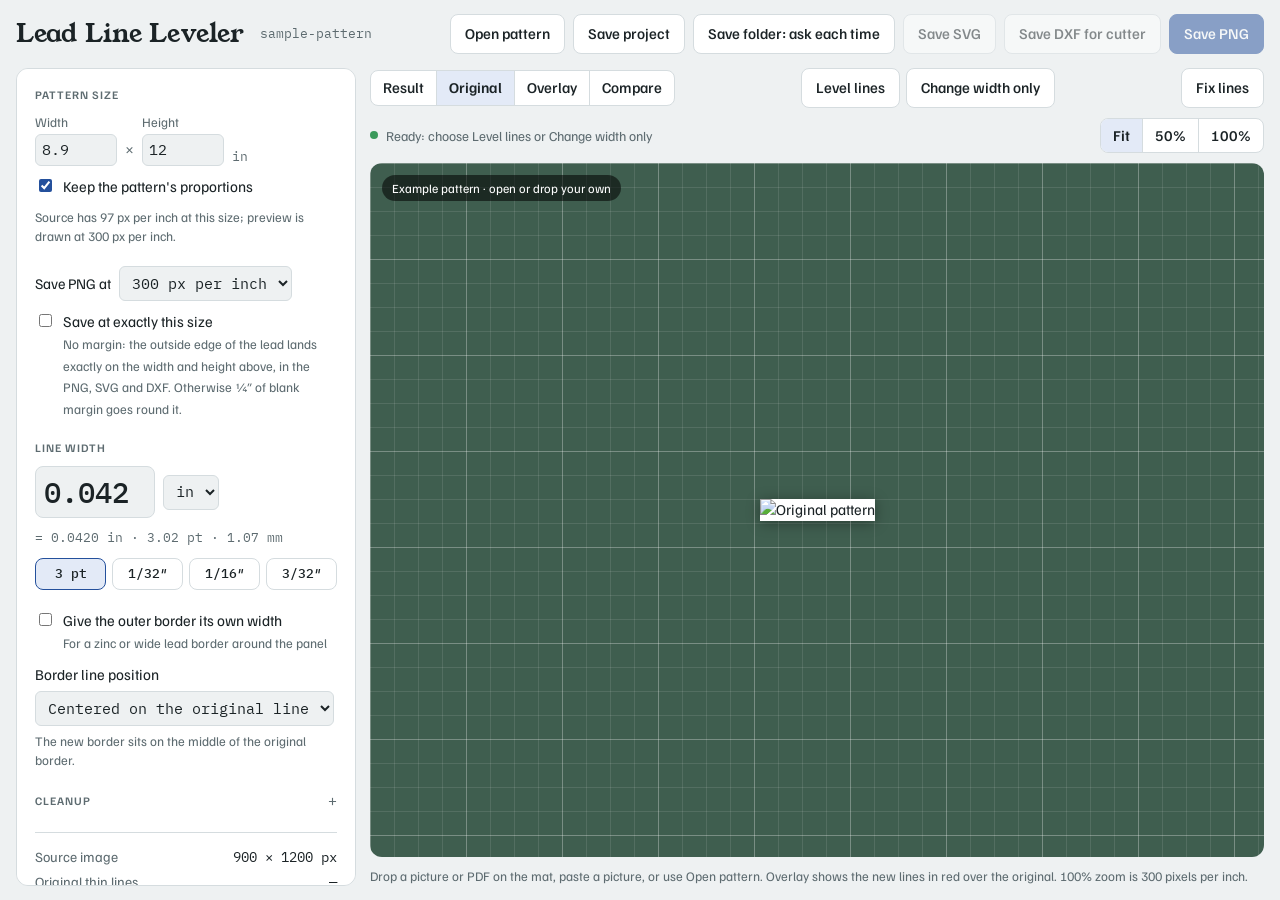
<file: index.html>
<!doctype html>
<html lang="en">
<head>
<meta charset="utf-8">
<title>Lead Line Leveler</title>
<meta http-equiv="refresh" content="0; url=lead-line-leveler.html">
</head>
<body>
<p>Opening <a href="lead-line-leveler.html">Lead Line Leveler</a>…</p>
</body>
</html>
</file>
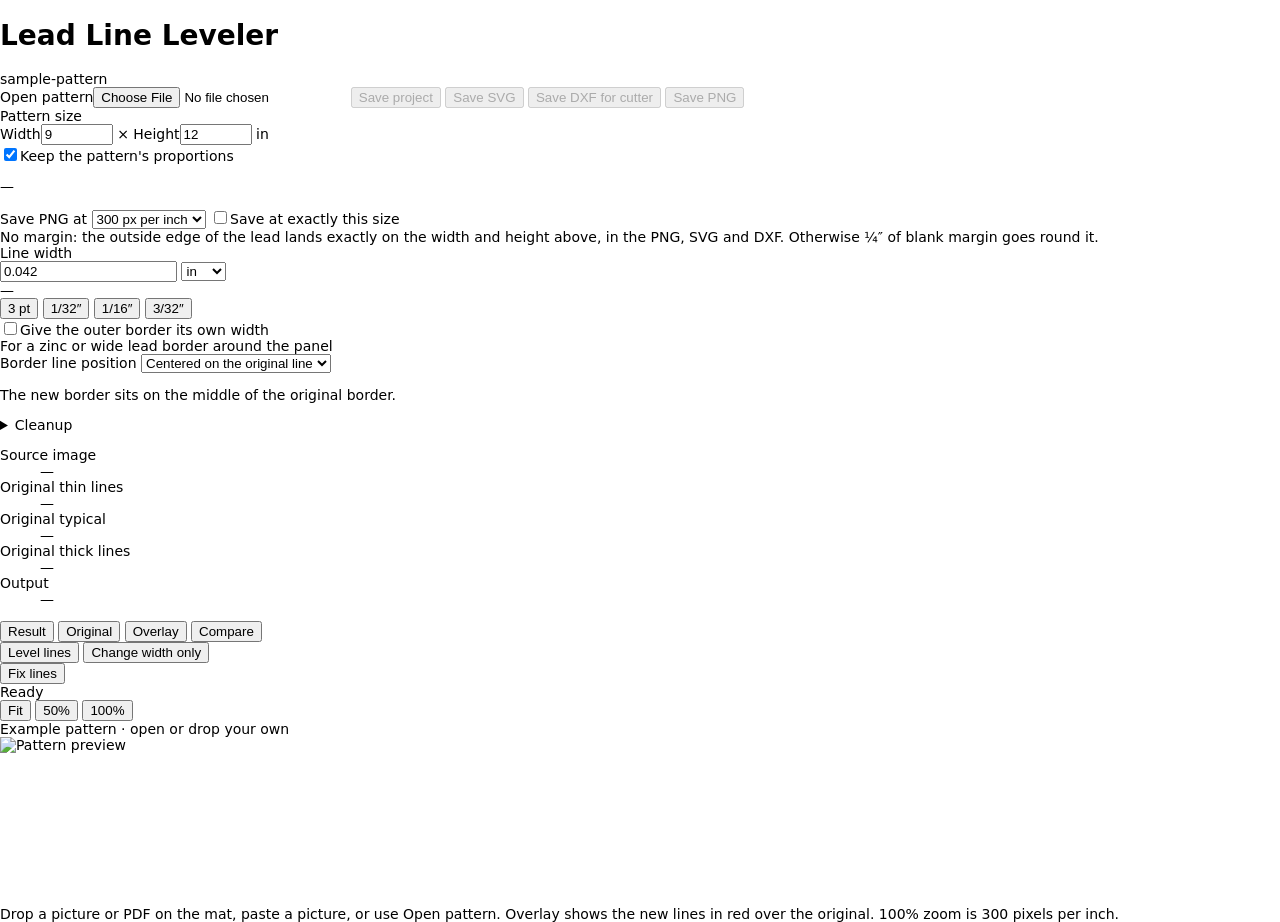
<file: src/page.html>
<!doctype html>
<html lang="en">
<head>
<meta charset="utf-8">
<meta name="viewport" content="width=device-width,initial-scale=1,viewport-fit=cover">
<style>html,body{margin:0}body{font:14px system-ui,-apple-system,"Segoe UI",sans-serif}img{max-width:100%}</style>
<title>Lead Line Leveler</title>
<meta name="claude:viewport-fit-sides" content="cover">
<link rel="preconnect" href="https://fonts.googleapis.com">
<link rel="stylesheet" href="https://fonts.googleapis.com/css2?family=Young+Serif&family=Familjen+Grotesk:wght@400;500;600&family=IBM+Plex+Mono:wght@400;500&display=swap">
<style>/*@@styles.css@@*/</style>

<div class="app">
  <header>
    <h1>Lead Line Leveler</h1>
    <div class="file-name" id="fileName">sample-pattern</div>
    <div class="actions">
      <select id="pdfPage" hidden aria-label="PDF page to open" title="Page of the PDF to open"></select>
      <label class="btn" for="fileInput" title="A pattern picture, a PDF, or a project saved here">Open pattern<input id="fileInput" type="file" accept="image/*,application/pdf,.pdf,.json,application/json"></label>
      <button id="saveProject" disabled title="One file with the picture, every setting and all your fixes: open it later, on any computer, to carry on where you left off">Save project</button>
      <button id="saveFolder" hidden title="Choose the folder your saves go into">Save folder: ask each time</button>
      <button id="saveSvg" disabled>Save SVG</button>
      <button id="saveDxf" disabled title="Each glass piece as a closed cut line, with the lead gap between pieces: for Silhouette and other cutters">Save DXF for cutter</button>
      <button class="primary" id="savePng" disabled>Save PNG</button>
    </div>
  </header>

  <aside>
    <section class="group">
      <div class="label">Pattern size</div>
      <div class="size-row">
        <label class="size-field" for="sizeW"><span class="hint">Width</span><input id="sizeW" class="inline-num" type="number" min="0.5" max="96" step="0.01" value="9"></label>
        <span class="times" aria-hidden="true">×</span>
        <label class="size-field" for="sizeH"><span class="hint">Height</span><input id="sizeH" class="inline-num" type="number" min="0.5" max="96" step="0.01" value="12"></label>
        <span class="conv">in</span>
      </div>
      <label class="check"><input id="lockRatio" type="checkbox" checked><span>Keep the pattern's proportions</span></label>
      <p class="hint" id="panelNote">—</p>
      <label class="field-inline">Save PNG at <select id="pngPPI"><option value="300" selected>300 px per inch</option><option value="600">600 px per inch</option></select></label>
      <label class="check"><input id="exactSize" type="checkbox"><span>Save at exactly this size<br><span class="hint">No margin: the outside edge of the lead lands exactly on the width and height above, in the PNG, SVG and DXF. Otherwise ¼″ of blank margin goes round it.</span></span></label>
    </section>

    <section class="group">
      <div class="label">Line width</div>
      <div class="big-width">
        <input id="widthNum" type="number" min="0.001" step="0.001" value="0.042" aria-label="Line width">
        <select id="unit" aria-label="Line width unit"><option value="in">in</option><option value="pt">pt</option><option value="mm">mm</option></select>
      </div>
      <div class="conv" id="widthConv">—</div>
      <div class="presets" id="presets">
        <button data-in="0.041667">3 pt</button>
        <button data-in="0.03125">1/32″</button>
        <button data-in="0.0625">1/16″</button>
        <button data-in="0.09375">3/32″</button>
      </div>
    </section>

    <section class="group">
      <label class="check"><input id="borderOn" type="checkbox"><span>Give the outer border its own width<br><span class="hint">For a zinc or wide lead border around the panel</span></span></label>
      <div class="row" id="borderRow" hidden>
        <label for="borderNum">Border width</label>
        <input id="borderNum" class="inline-num" type="number" min="0.001" step="0.001" value="0.125"><span class="conv" id="borderUnit">in</span>
      </div>
      <div class="field-col">
        <label for="borderPos">Border line position</label>
        <select id="borderPos">
          <option value="center">Centered on the original line</option>
          <option value="outer">Keep the original outer edge</option>
          <option value="inner">Keep the original inner edge</option>
        </select>
        <p class="hint" id="borderPosHint">The new border sits on the middle of the original border.</p>
      </div>
      <p class="hint warn" id="borderWarn" hidden>No straight outer border found, so every line uses the main width.</p>
    </section>

    <section class="group">
      <details>
        <summary><span class="label">Cleanup</span></summary>
        <div class="inner">
          <div class="slider-row">
            <label for="smooth">Curve smoothing</label><span class="val" id="smoothVal">normal</span>
            <input id="smooth" type="range" min="0.4" max="2.5" step="0.1" value="1">
          </div>
          <div class="slider-row">
            <label for="thresh">Dark cutoff</label><span class="val" id="threshVal">auto</span>
            <input id="thresh" type="range" min="1" max="254" value="128">
          </div>
          <label class="check"><input id="threshAuto" type="checkbox" checked><span>Pick the cutoff automatically</span></label>
          <label class="check"><input id="invert" type="checkbox"><span>Lines are light on a dark background</span></label>
          <label class="check"><input id="dropText" type="checkbox" checked><span>Remove numbers and labels<br><span class="hint">Small bits of ink written much thinner than the lines, like piece numbers, are left out</span></span></label>
          <label class="check"><input id="photoIn" type="checkbox"><span>Picture is a photo of a finished panel<br><span class="hint">Picks out the lead from the glass, even dark glass, drops glass texture and labels, and makes an oval border exact. Change width only keeps the lines closest to the photo</span></span></label>
          <label class="check"><input id="ovalToRect" type="checkbox"><span>Make an oval border rectangular<br><span class="hint">For a panel with a band of border pieces between two ovals: the picture inside is kept, its lines are carried out to a rectangle, and the band becomes a rectangular border the same width, with mitred corners</span></span></label>
          <label class="check"><input id="dropIslands" type="checkbox" checked><span>Remove circles inside pieces<br><span class="hint">A small ring that touches no other line (a circle within a circle) can't be cut in glass, so it is left out</span></span></label>
          <label class="check"><input id="joinPieces" type="checkbox"><span>Join pieces drawn apart<br><span class="hint">For designs where every piece has its own outline with a thin white gap between pieces: each gap becomes one shared lead line, and a shape standing on its own is joined to the nearest line</span></span></label>
          <label class="check"><input id="keepGaps" type="checkbox"><span>Keep narrow gaps between lines<br><span class="hint">For clean, crowded drawings: lines drawn close together, and the thin tips of pieces, are traced as drawn instead of being run together. Leave off for scans with broken or hollow lines</span></span></label>
          <label class="check"><input id="exactShapes" type="checkbox" checked><span>Make straight lines and circles exact</span></label>
          <label class="check"><input id="squareUp" type="checkbox" checked><span>Square up the panel<br><span class="hint">Lines that are nearly level or upright become exactly level or upright, so the border has true right angles and sits straight on the page</span></span></label>
          <label class="check"><input id="transparent" type="checkbox"><span>Save PNG with a transparent background</span></label>
        </div>
      </details>
    </section>

    <dl class="stats">
      <dt>Source image</dt><dd id="sSize">—</dd>
      <dt>Original thin lines</dt><dd id="sThin">—</dd>
      <dt>Original typical</dt><dd id="sMid">—</dd>
      <dt>Original thick lines</dt><dd id="sThick">—</dd>
      <dt>Output</dt><dd id="sOut">—</dd>
    </dl>
  </aside>

  <main>
    <div class="toolbar">
      <div class="seg" role="group" aria-label="View">
        <button data-view="result" aria-pressed="true">Result</button>
        <button data-view="original" aria-pressed="false">Original</button>
        <button data-view="overlay" aria-pressed="false">Overlay</button>
        <button data-view="compare" aria-pressed="false" title="Drag across the picture to compare the original with the new lines">Compare</button>
      </div>
      <div class="mode-pair" role="group" aria-label="How to redraw the lines">
        <button id="levelBtn" class="fix-btn" aria-pressed="false" title="Redraw every line at one even width, smoothing curves, tidying joints and making straight lines and circles exact">Level lines</button>
        <button id="drawnBtn" class="fix-btn" aria-pressed="false" title="Keep every line exactly where and how it was drawn, and only change its width">Change width only</button>
      </div>
      <button id="fixBtn" class="fix-btn" aria-pressed="false" title="Click a junction or a spot on a line to choose how it should look">Fix lines</button>
      <div class="status" id="status"><span class="dot"></span><span id="statusText">Ready</span></div>
      <div class="seg" role="group" aria-label="Zoom">
        <button data-zoom="fit" aria-pressed="true">Fit</button>
        <button data-zoom="0.5" aria-pressed="false">50%</button>
        <button data-zoom="1" aria-pressed="false">100%</button>
      </div>
    </div>
    <div class="mat fit" id="mat">
      <div class="sample-tag" id="sampleTag">Example pattern · open or drop your own</div>
      <div class="stage"><img id="view" alt="Pattern preview"></div>
      <svg id="fixLayer" class="fix-layer" hidden aria-label="Junctions you can fix"></svg>
      <div id="cmpLayer" class="cmp-layer" hidden><img id="cmpImg" alt="Original pattern, on the left of the divider"><div class="cmp-bar" id="cmpBar"><span class="cmp-tag left">Original</span><span class="cmp-knob" aria-hidden="true"></span><span class="cmp-tag right">New</span></div></div>
      <div id="fixPop" class="fix-pop" role="dialog" aria-label="Fix this spot" hidden></div>
    </div>
    <div class="fix-bar" id="fixBar" hidden>
      <span id="fixHelp">Click a dot or a line to choose how it should look, or drag it to reshape it. To bend a line at a spot of your own, click the line and choose Add a dot here, then drag the dot.</span>
      <label class="fix-reach">Drag reach <select id="fixReach"><option value="short">short</option><option value="medium" selected>medium</option><option value="wide">wide</option><option value="line">whole line</option></select></label>
      <button id="fixArea" aria-pressed="false" title="Drag a box around a spot to replace it with a mirror of the same spot on the other side">Mirror an area</button>
      <select id="fixAreaFlip" hidden aria-label="Copy from"><option value="lr">from the other side (left ↔ right)</option><option value="tb">from the other end (top ↔ bottom)</option></select>
      <button id="fixTidy" title="Straighten every nearly straight line and smooth every nearly smooth curve, after you check them">Tidy all lines…</button>
      <button id="fixDraw" aria-pressed="false" title="Drag from one line to another to add a straight lead line">Draw a line</button>
      <button id="fixSym" title="Copy one half of the pattern onto the other, flipped, so both sides match">Make symmetric…</button>
      <button id="penPurple" aria-pressed="false" title="Highlighter: paint over lines that should not be there, then Apply marks">Highlight to remove</button>
      <button id="penBlue" aria-pressed="false" title="Blue pen: draw where a line should be (it need not be exact: the tool looks for the lead in your picture along it), then Apply marks">Draw where a line goes</button>
      <button id="penExact" aria-pressed="false" title="Exact pen (orange): the line goes just where you draw it, not moved onto lead in the photo. For lines lost in dark glass">Draw exact line</button>
      <button id="penApply" disabled title="Turn the marks you painted into fixes (Enter)">Apply marks</button>
      <button id="penClear" disabled title="Throw away the marks not applied yet">Clear marks</button>
      <button id="saveCheckPic" title="Save the lines in red over your original, to mark up: purple over a line to take it out, blue where a line should be">Save check picture</button>
      <button id="loadMarks" title="Load a check picture you marked up: purple marks take lines out, blue marks put lines in. Each becomes an ordinary fix you can undo">Apply marked picture…</button>
      <input id="marksFile" type="file" accept="image/*" hidden>
      <button id="fixCheck" aria-pressed="false" title="Mark pieces that are hard to cut in glass: sharp points, deep inside curves, slivers, tiny pieces">Check pieces</button>
      <span class="fix-count" id="fixCount"></span>
      <button id="fixUndo" disabled>Undo</button>
      <button id="fixClear" disabled>Clear all fixes</button>
    </div>
    <div class="drop-note" id="note">Drop a picture or PDF on the mat, paste a picture, or use Open pattern. Overlay shows the new lines in red over the original. 100% zoom is 300 pixels per inch.</div>
  </main>
</div>

<script type="text/plain" id="worker-src">/*@@worker.js@@*/</script>

<script>/*@@app.js@@*/</script>
</body>
</html>
</file>
